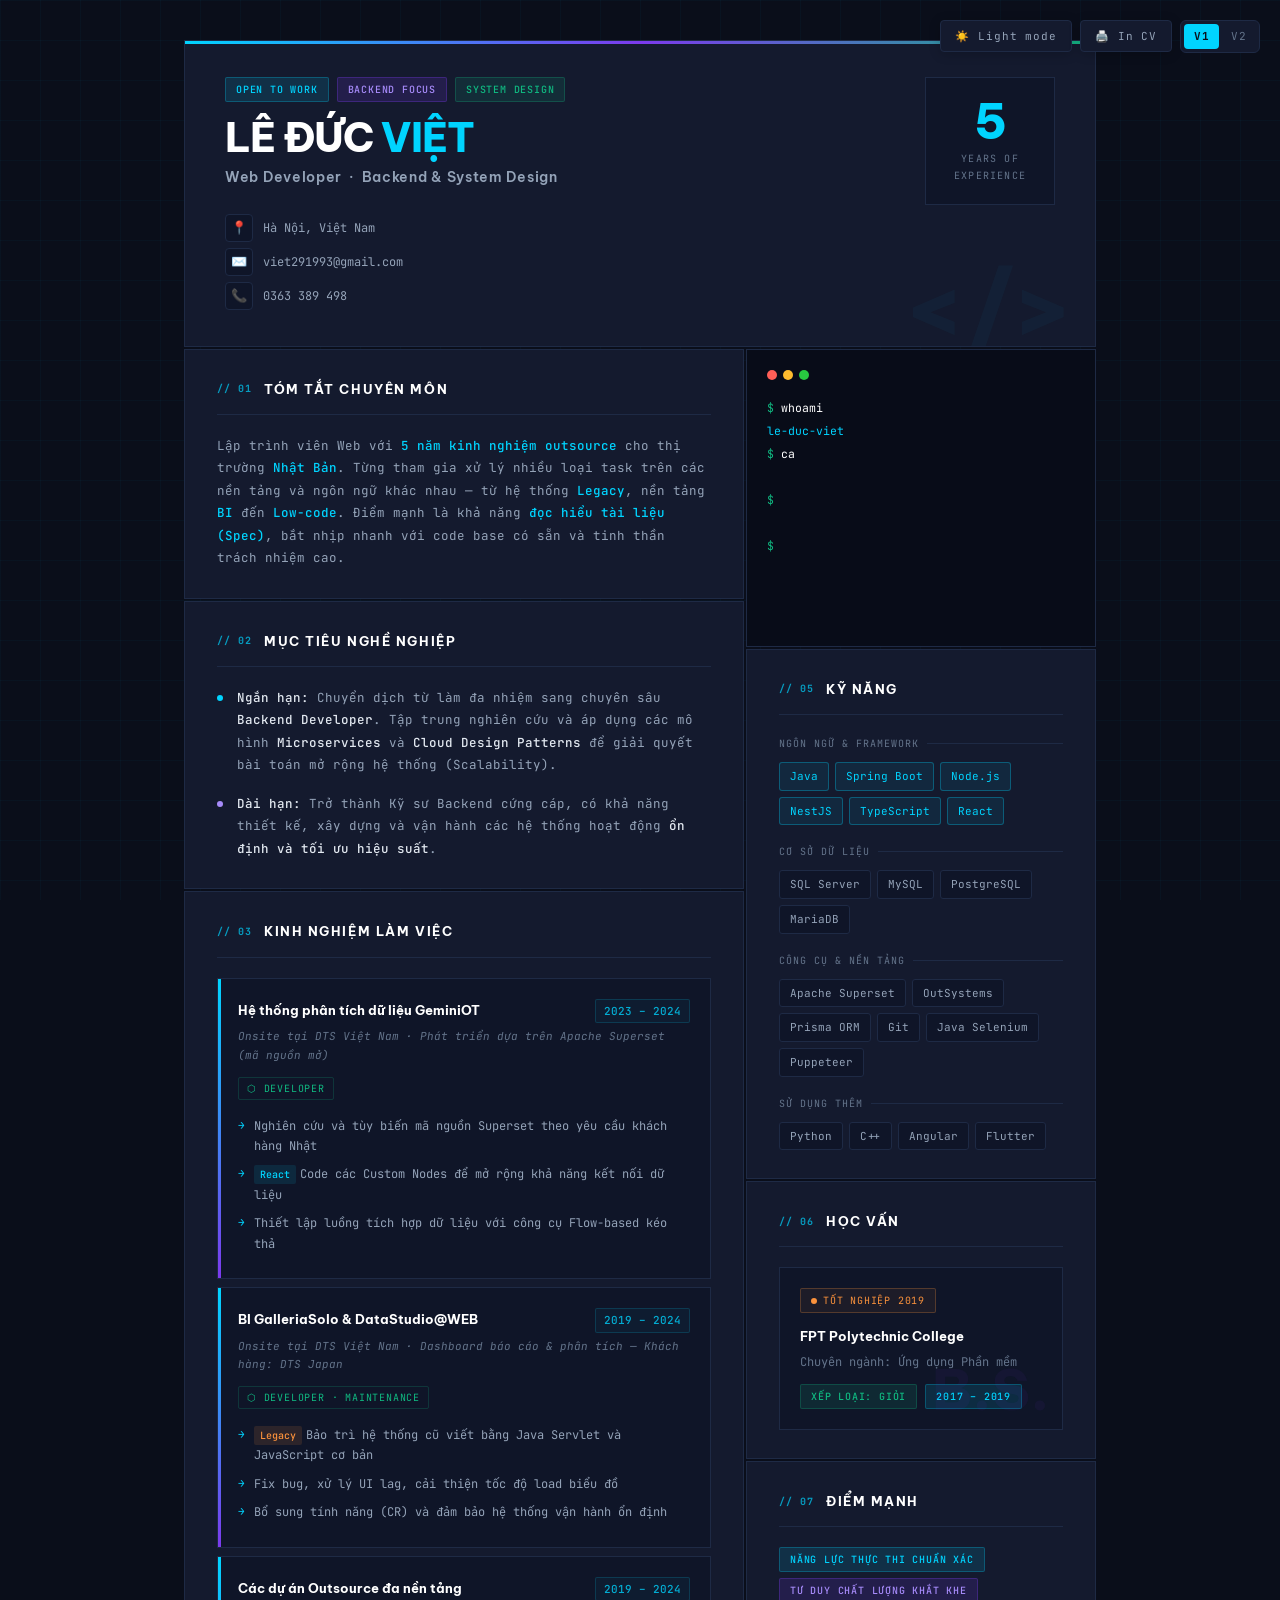
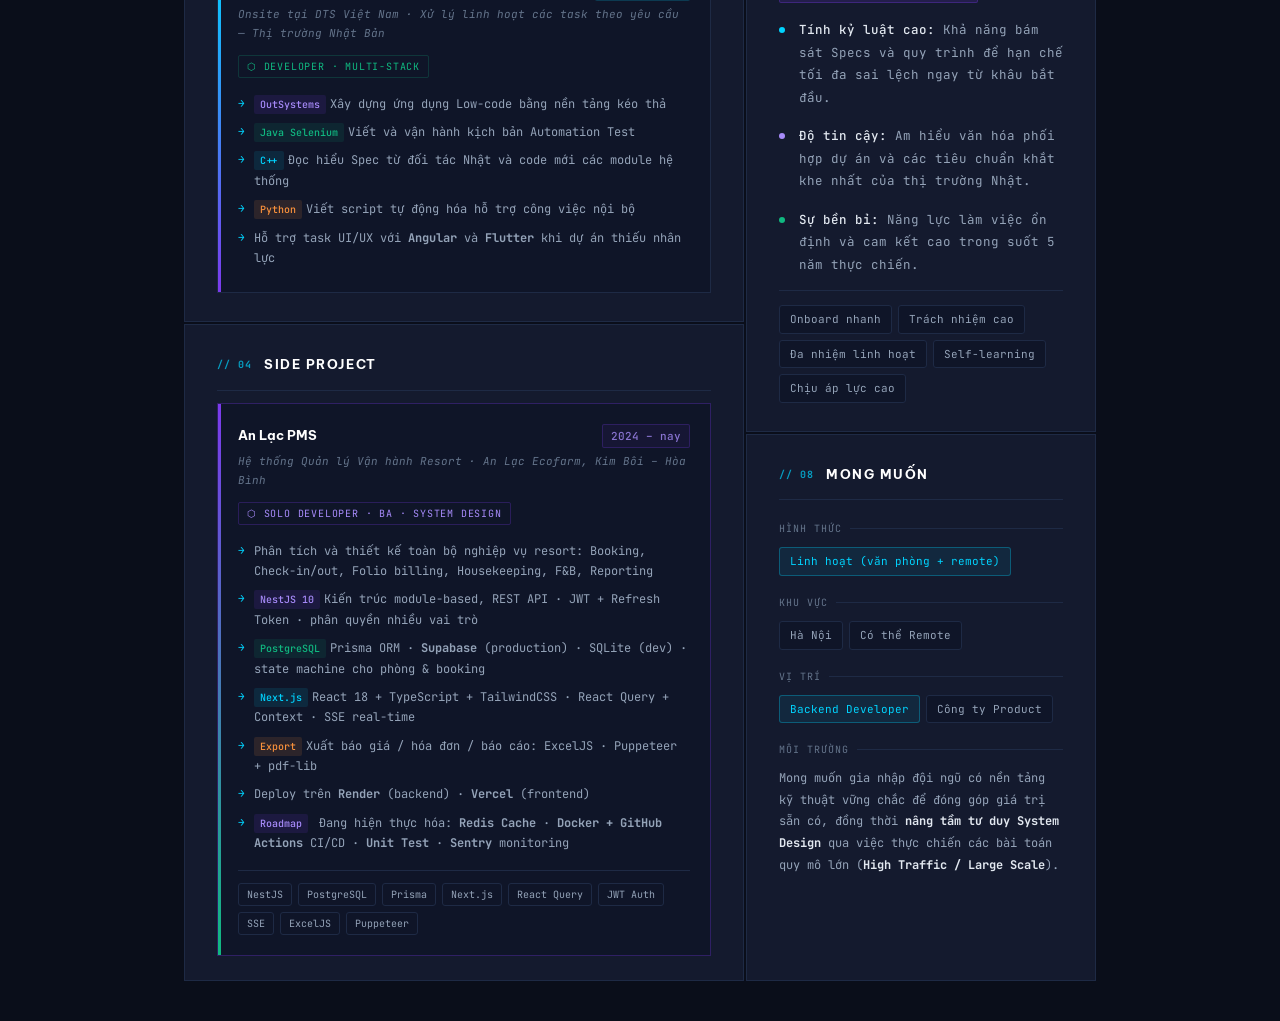
<file: v1.html>
<!DOCTYPE html>
<html lang="vi">
<head>
<meta charset="UTF-8">
<meta name="viewport" content="width=device-width, initial-scale=1.0">
<title>Lê Đức Việt – Web Developer CV</title>
<link href="https://fonts.googleapis.com/css2?family=JetBrains+Mono:wght@300;400;500;700&family=Be+Vietnam+Pro:wght@400;600;700;800&display=swap" rel="stylesheet">
<style>
  :root {
    --bg: #0a0e1a;
    --surface: #0f1528;
    --card: #141a2e;
    --border: #1e2a45;
    --accent: #00d4ff;
    --accent2: #7c3aed;
    --accent3: #10b981;
    --text: #e2e8f0;
    --muted: #64748b;
    --dim: #94a3b8;
    --mono: 'JetBrains Mono', monospace;
    --sans: 'Be Vietnam Pro', sans-serif;
  }

  * { box-sizing: border-box; margin: 0; padding: 0; }

  body {
    background: var(--bg);
    color: var(--text);
    font-family: var(--mono);
    font-size: 13px;
    line-height: 1.7;
    min-height: 100vh;
  }

  body::before {
    content: '';
    position: fixed;
    inset: 0;
    background-image:
      linear-gradient(rgba(0,212,255,0.03) 1px, transparent 1px),
      linear-gradient(90deg, rgba(0,212,255,0.03) 1px, transparent 1px);
    background-size: 40px 40px;
    pointer-events: none;
    z-index: 0;
  }

  .wrapper {
    position: relative;
    z-index: 1;
    max-width: 960px;
    margin: 0 auto;
    padding: 40px 24px;
  }

  .header {
    display: grid;
    grid-template-columns: 1fr auto;
    gap: 32px;
    align-items: start;
    border: 1px solid var(--border);
    background: var(--card);
    padding: 36px 40px;
    margin-bottom: 2px;
    position: relative;
    overflow: hidden;
    animation: fadeSlideIn 0.6s ease both;
  }

  .header::before {
    content: '';
    position: absolute;
    top: 0; left: 0; right: 0;
    height: 3px;
    background: linear-gradient(90deg, var(--accent), var(--accent2), var(--accent3));
  }

  .header::after {
    content: '</>';
    position: absolute;
    bottom: -12px; right: 24px;
    font-size: 96px;
    font-weight: 800;
    color: rgba(0,212,255,0.04);
    font-family: var(--sans);
    line-height: 1;
    pointer-events: none;
  }

  .badge-row {
    display: flex;
    gap: 8px;
    margin-bottom: 16px;
    flex-wrap: wrap;
  }

  .badge {
    font-size: 10px;
    font-weight: 500;
    padding: 3px 10px;
    border-radius: 2px;
    letter-spacing: 0.08em;
    text-transform: uppercase;
  }

  .badge-primary { background: rgba(0,212,255,0.12); color: var(--accent); border: 1px solid rgba(0,212,255,0.25); }
  .badge-purple { background: rgba(124,58,237,0.15); color: #a78bfa; border: 1px solid rgba(124,58,237,0.3); }
  .badge-green { background: rgba(16,185,129,0.12); color: var(--accent3); border: 1px solid rgba(16,185,129,0.25); }

  .name {
    font-family: var(--sans);
    font-size: 40px;
    font-weight: 800;
    letter-spacing: -0.02em;
    line-height: 1;
    color: #fff;
    margin-bottom: 8px;
  }

  .name span { color: var(--accent); }

  .title-line {
    font-family: var(--sans);
    font-size: 14px;
    font-weight: 600;
    color: var(--dim);
    letter-spacing: 0.05em;
    margin-bottom: 24px;
  }

  .contact-grid {
    display: flex;
    flex-direction: column;
    gap: 6px;
  }

  .contact-item {
    display: flex;
    align-items: center;
    gap: 10px;
    font-size: 12px;
    color: var(--dim);
  }

  .contact-item .icon {
    width: 28px; height: 28px;
    border: 1px solid var(--border);
    border-radius: 4px;
    display: flex; align-items: center; justify-content: center;
    font-size: 13px;
    flex-shrink: 0;
    background: var(--surface);
  }

  .contact-item a { color: var(--dim); text-decoration: none; }
  .contact-item a:hover { color: var(--accent); }

  .exp-block {
    display: flex;
    flex-direction: column;
    align-items: center;
    justify-content: center;
    border: 1px solid var(--border);
    padding: 20px 28px;
    background: var(--surface);
    text-align: center;
    gap: 4px;
  }

  .exp-num {
    font-family: var(--sans);
    font-size: 48px;
    font-weight: 800;
    line-height: 1;
    color: var(--accent);
  }

  .exp-label {
    font-size: 10px;
    color: var(--muted);
    letter-spacing: 0.12em;
    text-transform: uppercase;
  }

  .main {
    display: grid;
    grid-template-columns: 1.6fr 1fr;
    gap: 2px;
    align-items: stretch;
  }

  .col-left, .col-right { display: flex; flex-direction: column; gap: 2px; }

  .col-right { height: 100%; }
  .col-right .section:last-child { flex: 1; }

  .section {
    background: var(--card);
    border: 1px solid var(--border);
    padding: 28px 32px;
  }

  .section-header {
    display: flex;
    align-items: center;
    gap: 12px;
    margin-bottom: 20px;
    padding-bottom: 14px;
    border-bottom: 1px solid var(--border);
  }

  .section-num {
    font-size: 10px;
    color: var(--accent);
    font-weight: 700;
    letter-spacing: 0.1em;
    opacity: 0.7;
  }

  .section-title {
    font-family: var(--sans);
    font-size: 13px;
    font-weight: 700;
    letter-spacing: 0.12em;
    text-transform: uppercase;
    color: #fff;
  }

  .summary-text {
    color: var(--dim);
    line-height: 1.8;
    font-size: 12.5px;
  }

  .summary-text strong { color: var(--accent); font-weight: 500; }

  .goal-item {
    display: flex;
    gap: 14px;
    margin-bottom: 16px;
  }

  .goal-item:last-child { margin-bottom: 0; }

  .goal-dot {
    width: 6px; height: 6px;
    border-radius: 50%;
    background: var(--accent);
    margin-top: 8px;
    flex-shrink: 0;
  }

  .goal-dot.purple { background: #a78bfa; }

  .goal-text { font-size: 12.5px; color: var(--dim); line-height: 1.8; }
  .goal-text strong { color: var(--text); font-weight: 500; }

  .exp-item {
    padding: 20px;
    border: 1px solid var(--border);
    background: var(--surface);
    margin-bottom: 8px;
    position: relative;
    overflow: hidden;
    transition: border-color 0.2s;
  }

  .exp-item:hover { border-color: rgba(0,212,255,0.3); }

  .exp-item::before {
    content: '';
    position: absolute;
    left: 0; top: 0; bottom: 0;
    width: 3px;
    background: linear-gradient(180deg, var(--accent), var(--accent2));
  }

  .exp-item:last-child { margin-bottom: 0; }

  .exp-header-row {
    display: flex;
    justify-content: space-between;
    align-items: flex-start;
    gap: 8px;
    margin-bottom: 4px;
  }

  .exp-period {
    font-size: 11px;
    color: var(--accent);
    font-weight: 500;
    white-space: nowrap;
    opacity: 0.8;
    font-family: var(--mono);
    border: 1px solid rgba(0,212,255,0.2);
    padding: 2px 8px;
    border-radius: 2px;
    background: rgba(0,212,255,0.05);
    flex-shrink: 0;
  }

  .exp-title {
    font-family: var(--sans);
    font-size: 13px;
    font-weight: 700;
    color: #fff;
  }

  .exp-sub {
    font-size: 11px;
    color: var(--muted);
    margin-bottom: 12px;
    font-style: italic;
  }

  .exp-role {
    display: inline-flex;
    align-items: center;
    gap: 6px;
    font-size: 10px;
    color: var(--accent3);
    border: 1px solid rgba(16,185,129,0.2);
    padding: 2px 8px;
    border-radius: 2px;
    margin-bottom: 12px;
    letter-spacing: 0.08em;
    text-transform: uppercase;
  }

  .exp-tasks { list-style: none; }

  .exp-tasks li {
    font-size: 12px;
    color: var(--dim);
    padding: 4px 0;
    padding-left: 16px;
    position: relative;
    line-height: 1.7;
  }

  .exp-tasks li::before {
    content: '→';
    position: absolute;
    left: 0;
    color: var(--accent);
    font-size: 11px;
  }

  .task-tag {
    display: inline-block;
    font-size: 10px;
    padding: 1px 6px;
    border-radius: 2px;
    margin-right: 4px;
    font-weight: 500;
  }

  .tag-blue { background: rgba(0,212,255,0.1); color: var(--accent); }
  .tag-purple { background: rgba(124,58,237,0.12); color: #a78bfa; }
  .tag-green { background: rgba(16,185,129,0.1); color: var(--accent3); }
  .tag-orange { background: rgba(251,146,60,0.12); color: #fb923c; }

  .skill-group { margin-bottom: 18px; }
  .skill-group:last-child { margin-bottom: 0; }

  .skill-group-label {
    font-size: 10px;
    color: var(--muted);
    letter-spacing: 0.1em;
    text-transform: uppercase;
    margin-bottom: 10px;
    display: flex;
    align-items: center;
    gap: 8px;
  }

  .skill-group-label::after {
    content: '';
    flex: 1;
    height: 1px;
    background: var(--border);
  }

  .skill-tags { display: flex; flex-wrap: wrap; gap: 6px; }

  .skill-tag {
    font-size: 11px;
    padding: 4px 10px;
    border: 1px solid var(--border);
    color: var(--dim);
    border-radius: 3px;
    background: var(--surface);
    transition: all 0.15s;
    cursor: default;
  }

  .skill-tag:hover {
    border-color: var(--accent);
    color: var(--accent);
    background: rgba(0,212,255,0.06);
  }

  .skill-tag.primary {
    border-color: rgba(0,212,255,0.3);
    color: var(--accent);
    background: rgba(0,212,255,0.08);
  }

  .edu-block {
    border: 1px solid var(--border);
    background: var(--surface);
    padding: 20px;
    position: relative;
    overflow: hidden;
  }

  .edu-block::after {
    content: 'B.S.';
    position: absolute;
    bottom: -8px; right: 12px;
    font-family: var(--sans);
    font-size: 56px;
    font-weight: 800;
    color: rgba(124,58,237,0.06);
  }

  .edu-school {
    font-family: var(--sans);
    font-size: 13px;
    font-weight: 700;
    color: #fff;
    margin-bottom: 4px;
  }

  .edu-field {
    font-size: 12px;
    color: var(--muted);
    margin-bottom: 12px;
  }

  .edu-meta {
    display: flex;
    gap: 8px;
    flex-wrap: wrap;
  }

  .stat-row {
    display: grid;
    grid-template-columns: 1fr 1fr;
    gap: 2px;
  }

  .stat-block {
    background: var(--surface);
    border: 1px solid var(--border);
    padding: 16px;
    text-align: center;
  }

  .stat-value {
    font-family: var(--sans);
    font-size: 22px;
    font-weight: 800;
    color: var(--accent);
    display: block;
  }

  .stat-label {
    font-size: 10px;
    color: var(--muted);
    letter-spacing: 0.08em;
    text-transform: uppercase;
  }

  .terminal {
    background: #080c18;
    border: 1px solid var(--border);
    padding: 20px;
    font-size: 11.5px;
  }

  .terminal-bar {
    display: flex;
    gap: 6px;
    margin-bottom: 16px;
    align-items: center;
  }

  .t-dot { width: 10px; height: 10px; border-radius: 50%; }
  .t-red { background: #ff5f57; }
  .t-yellow { background: #febc2e; }
  .t-green { background: #28c840; }

  .terminal-line { color: var(--muted); line-height: 2; }
  .terminal-line .prompt { color: var(--accent3); }
  .terminal-line .cmd { color: #fff; }
  .terminal-line .val { color: var(--accent); }
  .terminal-line .comment { color: #475569; }

  .market-tag {
    display: inline-flex;
    align-items: center;
    gap: 6px;
    font-size: 10px;
    padding: 3px 10px;
    border: 1px solid rgba(251,146,60,0.25);
    color: #fb923c;
    background: rgba(251,146,60,0.06);
    border-radius: 2px;
    letter-spacing: 0.08em;
    text-transform: uppercase;
    margin-bottom: 12px;
  }

  .dot-anim {
    width: 6px; height: 6px; border-radius: 50%;
    background: #fb923c;
    animation: pulse 1.5s infinite;
  }

  @keyframes fadeSlideIn {
    from { opacity: 0; transform: translateY(20px); }
    to { opacity: 1; transform: translateY(0); }
  }

  @keyframes pulse {
    0%, 100% { opacity: 1; transform: scale(1); }
    50% { opacity: 0.4; transform: scale(0.8); }
  }

  @keyframes scanLine {
    0% { transform: translateY(-100%); opacity: 0.6; }
    100% { transform: translateY(400%); opacity: 0; }
  }

  .header {
    animation: fadeSlideIn 0.7s ease both;
  }

  .header::after { pointer-events: none; }
  .header-scan {
    position: absolute;
    left: 0; right: 0;
    height: 2px;
    background: linear-gradient(90deg, transparent, rgba(0,212,255,0.4), transparent);
    top: 0;
    animation: scanLine 2.5s ease-out 0.8s both;
    pointer-events: none;
    z-index: 2;
  }

  .section > *, .terminal > * {
    opacity: 0;
    transform: translateY(10px);
    transition: opacity 0.5s ease, transform 0.5s ease;
  }
  .section.in-view > *, .terminal.in-view > * {
    opacity: 1;
    transform: translateY(0);
  }
  .section.in-view > *:nth-child(1), .terminal.in-view > *:nth-child(1) { transition-delay: 0.05s; }
  .section.in-view > *:nth-child(2), .terminal.in-view > *:nth-child(2) { transition-delay: 0.15s; }
  .section.in-view > *:nth-child(3), .terminal.in-view > *:nth-child(3) { transition-delay: 0.25s; }
  .section.in-view > *:nth-child(4), .terminal.in-view > *:nth-child(4) { transition-delay: 0.35s; }
  .section.in-view > *:nth-child(5), .terminal.in-view > *:nth-child(5) { transition-delay: 0.45s; }
  .section.in-view > *:nth-child(6), .terminal.in-view > *:nth-child(6) { transition-delay: 0.52s; }

  @media (max-width: 700px) {
    .main { grid-template-columns: 1fr; }
    .header { grid-template-columns: 1fr; }
    .name { font-size: 28px; }
    .exp-num { font-size: 36px; }
  }

  body.light {
    --bg: #f0f4f8;
    --surface: #e8edf2;
    --card: #ffffff;
    --border: #cbd5e1;
    --accent: #0284c7;
    --accent2: #7c3aed;
    --accent3: #059669;
    --text: #0f172a;
    --muted: #94a3b8;
    --dim: #475569;
  }

  body.light::before {
    background-image:
      linear-gradient(rgba(2,132,199,0.04) 1px, transparent 1px),
      linear-gradient(90deg, rgba(2,132,199,0.04) 1px, transparent 1px);
  }

  body.light .terminal {
    background: #1e293b;
    border-color: #94a3b8;
  }

  body.light .terminal .terminal-line { color: #cbd5e1; }
  body.light .terminal .prompt { color: #34d399; }
  body.light .terminal .cmd { color: #f1f5f9; }
  body.light .terminal .val { color: #7dd3fc; }
  body.light .terminal .comment { color: #64748b; }

  body.light .name { color: #0f172a; }
  body.light .name span { color: var(--accent); }
  body.light .exp-num { color: var(--accent); }
  body.light .section-title { color: #0f172a; }
  body.light .edu-school { color: #0f172a; }
  body.light .exp-title { color: #0f172a; }
  body.light .skill-tag.primary { background: rgba(2,132,199,0.1); color: var(--accent); border-color: rgba(2,132,199,0.3); }
  body.light .badge-primary { background: rgba(2,132,199,0.1); color: var(--accent); border-color: rgba(2,132,199,0.3); }
  body.light .contact-item a { color: var(--dim); }
  body.light .exp-item { background: #f8fafc; }
  body.light .edu-block { background: #f8fafc; }

  .theme-toggle {
    z-index: 100;
    background: var(--card);
    border: 1px solid var(--border);
    color: var(--dim);
    padding: 8px 14px;
    font-family: var(--mono);
    font-size: 11px;
    letter-spacing: 0.08em;
    cursor: pointer;
    border-radius: 4px;
    display: flex;
    align-items: center;
    gap: 8px;
    transition: all 0.2s;
    box-shadow: 0 2px 12px rgba(0,0,0,0.2);
  }

  .theme-toggle:hover {
    border-color: var(--accent);
    color: var(--accent);
  }

  @media print {
    .theme-toggle, div[style*="position:fixed"] { display: none !important; }
    * { animation: none !important; transition: none !important; }

    /* ── FIX 1: Reset CSS variables về màu sáng khi in ── */
    /* Dark mode dùng --text: #e2e8f0 (gần trắng) → vô hình trên giấy trắng */
    :root {
      --bg: #fff !important;
      --surface: #f8fafc !important;
      --card: #fff !important;
      --border: #cbd5e1 !important;
      --accent: #0284c7 !important;
      --accent2: #7c3aed !important;
      --accent3: #059669 !important;
      --text: #0f172a !important;
      --muted: #94a3b8 !important;
      --dim: #475569 !important;
    }

    /* ── FIX 2: Đảm bảo tất cả nội dung hiển thị khi in ── */
    /* Khi in, IntersectionObserver chưa chạy nên các section không có class
       in-view, khiến các phần tử con vẫn giữ opacity:0 từ scroll animation */
    .section > *, .terminal > * {
      opacity: 1 !important;
      transform: none !important;
      transition: none !important;
    }

    html, body {
      background: #fff !important;
      color: #000 !important;
      -webkit-print-color-adjust: exact;
      print-color-adjust: exact;
      height: auto !important;
    }
    body::before { display: none !important; }

    .wrapper {
      padding: 0 !important;
      max-width: 100% !important;
      zoom: 0.80;
    }

    .header {
      padding: 18px 24px !important;
      margin-bottom: 3px !important;
      background: #fff !important;
      border: 1px solid #ddd !important;
      color: #000 !important;
      box-shadow: none !important;
      overflow: hidden !important;
      break-inside: avoid;
      page-break-inside: avoid;
    }

    .main {
      display: block !important;
      width: 100% !important;
    }

    .main::after {
      content: '' !important;
      display: table !important;
      clear: both !important;
    }

    .col-left {
      float: left !important;
      width: 61% !important;
      display: block !important;
      padding-right: 3px !important;
      box-sizing: border-box !important;
    }

    .col-right {
      float: right !important;
      width: 39% !important;
      display: block !important;
      padding-left: 0 !important;
      box-sizing: border-box !important;
      height: auto !important;
    }

    .col-right .section:last-child { flex: unset !important; }

    .section {
      display: block !important;
      padding: 12px 16px !important;
      margin-bottom: 3px !important;
      background: #fff !important;
      border: 1px solid #ddd !important;
      color: #000 !important;
      box-shadow: none !important;
    }

    .exp-item, .edu-block, .exp-block, .stat-block {
      background: #fff !important;
      border: 1px solid #ddd !important;
      color: #000 !important;
      box-shadow: none !important;
      break-inside: avoid;
      page-break-inside: avoid;
      padding: 10px 14px !important;
    }

    .terminal {
      display: block !important;
      background: #f1f5f9 !important;
      border: 1px solid #cbd5e1 !important;
      box-shadow: none !important;
      padding: 12px 14px !important;
      margin-bottom: 3px !important;
      break-inside: avoid;
      page-break-inside: avoid;
    }

    .section-header { margin-bottom: 10px !important; padding-bottom: 8px !important; }

    .skill-tag, .badge { background: #f8fafc !important; border: 1px solid #ccc !important; color: #111 !important; }
    .task-tag { background: #f1f5f9 !important; border: 1px solid #ccc !important; color: #333 !important; }

    .contact-item { color: #000 !important; }
    .contact-item a { color: #000 !important; text-decoration: none !important; }
    .contact-item .icon { background: #fff !important; border: 1px solid #ddd !important; color: #000 !important; }

    .name, .name span, .exp-num, .section-num { color: #0284c7 !important; }
    .section-title { color: #000 !important; border-bottom: 2px solid #eee !important; }
    .exp-title { color: #000 !important; }
    .edu-school { color: #000 !important; }

    .terminal-line { color: #475569 !important; }
    .terminal-line .cmd { color: #000 !important; font-weight: bold; }
    .terminal-line .val { color: #0284c7 !important; }
    .terminal-line .prompt { color: #059669 !important; }
    .terminal-line .comment { color: #94a3b8 !important; }

    .exp-item::before { background: #0284c7 !important; }
    .exp-tasks li { color: #444 !important; }
    .exp-tasks li strong { color: #111 !important; }
    .summary-text, .goal-text { color: #444 !important; }
    .goal-text strong { color: #111 !important; }
    .summary-text strong { color: #0284c7 !important; }
    .exp-sub, .edu-field { color: #666 !important; }

    /* Fix: section-num bị opacity:0.7 → mờ khi in */
    .section-num { opacity: 1 !important; color: #0284c7 !important; }

    /* Fix: skill-group-label và exp-label dùng --muted = #94a3b8 → xám nhạt */
    .skill-group-label { color: #555 !important; }
    .exp-label { color: #555 !important; }

    /* Fix: inline color:#a78bfa (tím nhạt) trên nền trắng → không đọc được */
    .exp-period { color: #0284c7 !important; background: rgba(2,132,199,0.06) !important; border-color: rgba(2,132,199,0.25) !important; }
    .exp-role { color: #059669 !important; border-color: rgba(5,150,105,0.25) !important; }

    /* Fix: .market-tag màu cam #fb923c nhạt trên nền trắng */
    .market-tag { color: #b45309 !important; border-color: rgba(180,83,9,0.4) !important; }

    /* Fix: terminal text dùng --muted = #94a3b8 khi in trên nền sáng */
    .terminal-line { color: #334155 !important; }

    @page { margin: 0.8cm; size: A4 portrait; }
  }
</style>
</head>
<body>

<div style="position:fixed;top:20px;right:20px;z-index:100;display:flex;gap:8px;align-items:center;">
  <button class="theme-toggle" onclick="toggleTheme()">
    <span id="themeIcon">☀️</span>
    <span id="themeLabel">Light mode</span>
  </button>
  <button class="theme-toggle" onclick="window.print()">
    🖨️ <span>In CV</span>
  </button>
  <div style="display:flex;gap:2px;padding:3px;background:var(--card);border:1px solid var(--border);border-radius:6px;font-family:var(--mono);font-size:11px;">
    <span style="padding:3px 10px;background:var(--accent);color:var(--bg);border-radius:4px;font-weight:700;letter-spacing:.04em;">V1</span>
    <a href="index.html" style="padding:3px 10px;color:var(--muted);text-decoration:none;border-radius:4px;letter-spacing:.04em;" onmouseover="this.style.color='var(--accent)'" onmouseout="this.style.color='var(--muted)'">V2</a>
  </div>
</div>

<script>
  function toggleTheme() {
    const body = document.body;
    const isLight = body.classList.toggle('light');
    document.getElementById('themeIcon').textContent = isLight ? '🌙' : '☀️';
    document.getElementById('themeLabel').textContent = isLight ? 'Dark mode' : 'Light mode';
    localStorage.setItem('theme', isLight ? 'light' : 'dark');
  }
  if (localStorage.getItem('theme') === 'light') {
    document.body.classList.add('light');
    document.getElementById('themeIcon').textContent = '🌙';
    document.getElementById('themeLabel').textContent = 'Dark mode';
  }

  document.addEventListener('DOMContentLoaded', () => {
    const observeEls = document.querySelectorAll('.section, .terminal');

    const observer = new IntersectionObserver((entries) => {
      entries.forEach(entry => {
        if (entry.isIntersecting) {
          entry.target.classList.add('in-view');
          observer.unobserve(entry.target);
        }
      });
    }, { threshold: 0.1, rootMargin: '0px 0px -30px 0px' });

    observeEls.forEach(el => observer.observe(el));

    const counterEl = document.getElementById('expCounter');
    const target = 5;
    let current = 0;
    const duration = 1200;
    const stepTime = duration / target;
    counterEl.style.animation = 'none';
    counterEl.style.opacity = '0';
    counterEl.style.transform = 'scale(0.5)';

    setTimeout(() => {
      counterEl.style.transition = 'opacity 0.3s, transform 0.3s';
      counterEl.style.opacity = '1';
      counterEl.style.transform = 'scale(1.1)';
      const interval = setInterval(() => {
        current++;
        counterEl.textContent = current;
        if (current >= target) {
          clearInterval(interval);
          counterEl.style.transform = 'scale(1)';
        }
      }, stepTime);
    }, 600);

    const lines = [
      { type: 'prompt', text: '$ ', next: { type: 'cmd', text: 'whoami' } },
      { type: 'val',    text: 'le-duc-viet' },
      { type: 'prompt', text: '$ ', next: { type: 'cmd', text: 'cat skills.json' } },
      { type: 'comment',text: '# focus: backend' },
      { type: 'prompt', text: '$ ', next: { type: 'cmd', text: 'ping japan-market' } },
      { type: 'val',    text: 'PONG · 5yr · 0 packet loss' },
      { type: 'prompt', text: '$ ', next: { type: 'cmd', text: 'git log --oneline' } },
      { type: 'val',    text: 'a1b2c3 fix: ui lag superset' },
      { type: 'val',    text: 'd4e5f6 feat: custom nodes' },
      { type: 'val',    text: 'g7h8i9 chore: automation test' },
    ];

    const output = document.getElementById('terminalOutput');
    const CHAR_SPEED = 38;
    const LINE_PAUSE = 160;

    function buildLineEl(lineData) {
      const div = document.createElement('div');
      div.className = 'terminal-line';
      if (lineData.next) {
        const p = document.createElement('span');
        p.className = 'prompt';
        p.textContent = lineData.text;
        div.appendChild(p);
        const c = document.createElement('span');
        c.className = lineData.next.type;
        div.appendChild(c);
        return { div, typingSpan: c, fullText: lineData.next.text };
      } else {
        const s = document.createElement('span');
        s.className = lineData.type;
        div.appendChild(s);
        return { div, typingSpan: s, fullText: lineData.text };
      }
    }

    const lineEls = lines.map(lineData => {
      const built = buildLineEl(lineData);
      built.typingSpan.textContent = '\u00a0';
      output.appendChild(built.div);
      return { typingSpan: built.typingSpan, fullText: built.fullText };
    });

    // Ghi nhớ tất cả timeout để có thể hủy khi cần
    const activeTimers = [];

    let lineIdx = 0;
    function typeLine() {
      if (lineIdx >= lineEls.length) return;
      const { typingSpan, fullText } = lineEls[lineIdx];
      typingSpan.textContent = '';
      let charIdx = 0;
      function typeChar() {
        if (charIdx < fullText.length) {
          typingSpan.textContent += fullText[charIdx];
          charIdx++;
          activeTimers.push(setTimeout(typeChar, CHAR_SPEED));
        } else {
          lineIdx++;
          activeTimers.push(setTimeout(typeLine, LINE_PAUSE));
        }
      }
      typeChar();
    }

    activeTimers.push(setTimeout(typeLine, 900));

    // Hàm flush: điền đầy đủ nội dung ngay lập tức, không chờ animation
    function flushAll() {
      // Hủy tất cả animation đang chạy
      activeTimers.forEach(id => clearTimeout(id));
      activeTimers.length = 0;

      // Điền đầy đủ text vào tất cả dòng terminal
      lineEls.forEach(({ typingSpan, fullText }) => {
        typingSpan.textContent = fullText;
      });

      // Hiện ngay số năm kinh nghiệm = 5
      counterEl.style.transition = 'none';
      counterEl.style.opacity = '1';
      counterEl.style.transform = 'scale(1)';
      counterEl.textContent = target;

      // Reveal tất cả section (scroll animation)
      document.querySelectorAll('.section, .terminal').forEach(el => {
        el.classList.add('in-view');
      });
    }

    // Trigger trước khi dialog in mở — đảm bảo nội dung đầy đủ trong PDF
    window.addEventListener('beforeprint', flushAll);
  });
</script>

<div class="wrapper">

  <!-- HEADER -->
  <div class="header">
    <div class="header-scan"></div>
    <div>
      <div class="badge-row">
        <span class="badge badge-primary">Open to Work</span>
        <span class="badge badge-purple">Backend Focus</span>
        <span class="badge badge-green">System Design</span>
      </div>
      <div class="name">LÊ ĐỨC <span>VIỆT</span></div>
      <div class="title-line">Web Developer &nbsp;·&nbsp; Backend & System Design</div>
      <div class="contact-grid">
        <div class="contact-item"><div class="icon">📍</div>Hà Nội, Việt Nam</div>
        <div class="contact-item">
          <div class="icon">✉️</div>
          <a href="#" onclick="this.href='mailto:' + 'viet291993' + '@' + 'gmail.com';">
            viet291993@gmail.com
          </a>
        </div>
        <div class="contact-item"><div class="icon">📞</div><a href="tel:0363389498">0363 389 498</a></div>
      </div>
    </div>
    <div class="exp-block">
      <div class="exp-num" id="expCounter">0</div>
      <div class="exp-label">Years of<br>Experience</div>
    </div>
  </div>

  <div class="main">

    <!-- LEFT COLUMN -->
    <div class="col-left">

      <div class="section">
        <div class="section-header">
          <span class="section-num">// 01</span>
          <span class="section-title">Tóm Tắt Chuyên Môn</span>
        </div>
        <p class="summary-text">
          Lập trình viên Web với <strong>5 năm kinh nghiệm outsource</strong> cho thị trường <strong>Nhật Bản</strong>.
          Từng tham gia xử lý nhiều loại task trên các nền tảng và ngôn ngữ khác nhau —
          từ hệ thống <strong>Legacy</strong>, nền tảng <strong>BI</strong> đến <strong>Low-code</strong>.
          Điểm mạnh là khả năng <strong>đọc hiểu tài liệu (Spec)</strong>, bắt nhịp nhanh với code base có sẵn
          và tinh thần trách nhiệm cao.
        </p>
      </div>

      <div class="section">
        <div class="section-header">
          <span class="section-num">// 02</span>
          <span class="section-title">Mục Tiêu Nghề Nghiệp</span>
        </div>
        <div class="goal-item">
          <div class="goal-dot"></div>
          <div class="goal-text">
            <strong>Ngắn hạn:</strong> Chuyển dịch từ làm đa nhiệm sang chuyên sâu <strong>Backend Developer</strong>. Tập trung nghiên cứu và áp dụng các mô hình <strong>Microservices</strong> và <strong>Cloud Design Patterns</strong> để giải quyết bài toán mở rộng hệ thống (Scalability).
          </div>
        </div>
        <div class="goal-item">
          <div class="goal-dot purple"></div>
          <div class="goal-text">
            <strong>Dài hạn:</strong> Trở thành Kỹ sư Backend cứng cáp, có khả năng thiết kế, xây dựng và
            vận hành các hệ thống hoạt động <strong>ổn định và tối ưu hiệu suất</strong>.
          </div>
        </div>
      </div>

      <div class="section">
        <div class="section-header">
          <span class="section-num">// 03</span>
          <span class="section-title">Kinh Nghiệm Làm Việc</span>
        </div>

        <div class="exp-item">
          <div class="exp-header-row">
            <div class="exp-title">Hệ thống phân tích dữ liệu GeminiOT</div>
            <div class="exp-period">2023 – 2024</div>
          </div>
          <div class="exp-sub">Onsite tại DTS Việt Nam · Phát triển dựa trên Apache Superset (mã nguồn mở)</div>
          <div class="exp-role">⬡ Developer</div>
          <ul class="exp-tasks">
            <li>Nghiên cứu và tùy biến mã nguồn Superset theo yêu cầu khách hàng Nhật</li>
            <li><span class="task-tag tag-blue">React</span>Code các Custom Nodes để mở rộng khả năng kết nối dữ liệu</li>
            <li>Thiết lập luồng tích hợp dữ liệu với công cụ Flow-based kéo thả</li>
          </ul>
        </div>

        <div class="exp-item">
          <div class="exp-header-row">
            <div class="exp-title">BI GalleriaSolo & DataStudio@WEB</div>
            <div class="exp-period">2019 – 2024</div>
          </div>
          <div class="exp-sub">Onsite tại DTS Việt Nam · Dashboard báo cáo & phân tích — Khách hàng: DTS Japan</div>
          <div class="exp-role">⬡ Developer · Maintenance</div>
          <ul class="exp-tasks">
            <li><span class="task-tag tag-orange">Legacy</span>Bảo trì hệ thống cũ viết bằng Java Servlet và JavaScript cơ bản</li>
            <li>Fix bug, xử lý UI lag, cải thiện tốc độ load biểu đồ</li>
            <li>Bổ sung tính năng (CR) và đảm bảo hệ thống vận hành ổn định</li>
          </ul>
        </div>

        <div class="exp-item">
          <div class="exp-header-row">
            <div class="exp-title">Các dự án Outsource đa nền tảng</div>
            <div class="exp-period">2019 – 2024</div>
          </div>
          <div class="exp-sub">Onsite tại DTS Việt Nam · Xử lý linh hoạt các task theo yêu cầu — Thị trường Nhật Bản</div>
          <div class="exp-role">⬡ Developer · Multi-stack</div>
          <ul class="exp-tasks">
            <li><span class="task-tag tag-purple">OutSystems</span>Xây dựng ứng dụng Low-code bằng nền tảng kéo thả</li>
            <li><span class="task-tag tag-green">Java Selenium</span>Viết và vận hành kịch bản Automation Test</li>
            <li><span class="task-tag tag-blue">C++</span>Đọc hiểu Spec từ đối tác Nhật và code mới các module hệ thống</li>
            <li><span class="task-tag tag-orange">Python</span>Viết script tự động hóa hỗ trợ công việc nội bộ</li>
            <li>Hỗ trợ task UI/UX với <strong>Angular</strong> và <strong>Flutter</strong> khi dự án thiếu nhân lực</li>
          </ul>
        </div>
      </div>

      <div class="section" style="padding-bottom: 24px;">
        <div class="section-header" style="margin-bottom: 12px;">
          <span class="section-num">// 04</span>
          <span class="section-title">Side Project</span>
        </div>

        <div class="exp-item" style="border-color: rgba(124,58,237,0.3);">
          <div style="position:absolute;left:0;top:0;bottom:0;width:3px;background:linear-gradient(180deg,#7c3aed,#10b981);"></div>
          <div class="exp-header-row">
            <div class="exp-title">An Lạc PMS</div>
            <div class="exp-period" style="border-color:rgba(124,58,237,0.3);color:#a78bfa;background:rgba(124,58,237,0.08);">2024 – nay</div>
          </div>
          <div class="exp-sub">Hệ thống Quản lý Vận hành Resort · An Lạc Ecofarm, Kim Bôi – Hòa Bình</div>
          <div class="exp-role" style="color:#a78bfa;border-color:rgba(124,58,237,0.25);">⬡ Solo Developer · BA · System Design</div>
          <ul class="exp-tasks">
            <li>Phân tích và thiết kế toàn bộ nghiệp vụ resort: Booking, Check-in/out, Folio billing, Housekeeping, F&amp;B, Reporting</li>
            <li><span class="task-tag tag-purple">NestJS 10</span>Kiến trúc module-based, REST API · JWT + Refresh Token · phân quyền nhiều vai trò</li>
            <li><span class="task-tag tag-green">PostgreSQL</span>Prisma ORM · <strong>Supabase</strong> (production) · SQLite (dev) · state machine cho phòng &amp; booking</li>
            <li><span class="task-tag tag-blue">Next.js</span>React 18 + TypeScript + TailwindCSS · React Query + Context · SSE real-time</li>
            <li><span class="task-tag tag-orange">Export</span>Xuất báo giá / hóa đơn / báo cáo: ExcelJS · Puppeteer + pdf-lib</li>
            <li>Deploy trên <strong>Render</strong> (backend) · <strong>Vercel</strong> (frontend)</li>
            <li><span class="task-tag tag-purple">Roadmap</span> Đang hiện thực hóa: <strong>Redis Cache</strong> · <strong>Docker + GitHub Actions</strong> CI/CD · <strong>Unit Test</strong> · <strong>Sentry</strong> monitoring</li>
          </ul>
          <div style="display:flex;gap:6px;flex-wrap:wrap;margin-top:12px;padding-top:12px;border-top:1px solid var(--border);">
            <span class="skill-tag" style="font-size:10px;padding:2px 8px;">NestJS</span>
            <span class="skill-tag" style="font-size:10px;padding:2px 8px;">PostgreSQL</span>
            <span class="skill-tag" style="font-size:10px;padding:2px 8px;">Prisma</span>
            <span class="skill-tag" style="font-size:10px;padding:2px 8px;">Next.js</span>
            <span class="skill-tag" style="font-size:10px;padding:2px 8px;">React Query</span>
            <span class="skill-tag" style="font-size:10px;padding:2px 8px;">JWT Auth</span>
            <span class="skill-tag" style="font-size:10px;padding:2px 8px;">SSE</span>
            <span class="skill-tag" style="font-size:10px;padding:2px 8px;">ExcelJS</span>
            <span class="skill-tag" style="font-size:10px;padding:2px 8px;">Puppeteer</span>
          </div>
        </div>
      </div>

    </div>

    <!-- RIGHT COLUMN -->
    <div class="col-right">

      <div class="terminal" id="terminalBlock">
        <div class="terminal-bar">
          <div class="t-dot t-red"></div>
          <div class="t-dot t-yellow"></div>
          <div class="t-dot t-green"></div>
        </div>
        <div id="terminalOutput"></div>
      </div>

      <div class="section">
        <div class="section-header">
          <span class="section-num">// 05</span>
          <span class="section-title">Kỹ Năng</span>
        </div>

        <div class="skill-group">
          <div class="skill-group-label">Ngôn ngữ & Framework</div>
          <div class="skill-tags">
            <span class="skill-tag primary">Java</span>
            <span class="skill-tag primary">Spring Boot</span>
            <span class="skill-tag primary">Node.js</span>
            <span class="skill-tag primary">NestJS</span>
            <span class="skill-tag primary">TypeScript</span>
            <span class="skill-tag primary">React</span>
          </div>
        </div>

        <div class="skill-group">
          <div class="skill-group-label">Cơ sở dữ liệu</div>
          <div class="skill-tags">
            <span class="skill-tag">SQL Server</span>
            <span class="skill-tag">MySQL</span>
            <span class="skill-tag">PostgreSQL</span>
            <span class="skill-tag">MariaDB</span>
          </div>
        </div>

        <div class="skill-group">
          <div class="skill-group-label">Công cụ & Nền tảng</div>
          <div class="skill-tags">
            <span class="skill-tag">Apache Superset</span>
            <span class="skill-tag">OutSystems</span>
            <span class="skill-tag">Prisma ORM</span>
            <span class="skill-tag">Git</span>
            <span class="skill-tag">Java Selenium</span>
            <span class="skill-tag">Puppeteer</span>
          </div>
        </div>

        <div class="skill-group">
          <div class="skill-group-label">Sử dụng thêm</div>
          <div class="skill-tags">
            <span class="skill-tag">Python</span>
            <span class="skill-tag">C++</span>
            <span class="skill-tag">Angular</span>
            <span class="skill-tag">Flutter</span>
          </div>
        </div>
      </div>

      <div class="section">
        <div class="section-header">
          <span class="section-num">// 06</span>
          <span class="section-title">Học Vấn</span>
        </div>
        <div class="edu-block">
          <div class="market-tag"><div class="dot-anim"></div>Tốt nghiệp 2019</div>
          <div class="edu-school">FPT Polytechnic College</div>
          <div class="edu-field">Chuyên ngành: Ứng dụng Phần mềm</div>
          <div class="edu-meta">
            <span class="badge badge-green">Xếp loại: Giỏi</span>
            <span class="badge badge-primary">2017 – 2019</span>
          </div>
        </div>
      </div>

      <div class="section">
        <div class="section-header">
          <span class="section-num">// 07</span>
          <span class="section-title">Điểm Mạnh</span>
        </div>
        <div style="display:flex;gap:6px;flex-wrap:wrap;margin-bottom:16px;">
          <span class="badge badge-primary">Năng lực thực thi chuẩn xác</span>
          <span class="badge badge-purple">Tư duy chất lượng khắt khe</span>
        </div>
        <div class="goal-item">
          <div class="goal-dot"></div>
          <div class="goal-text"><strong>Tính kỷ luật cao:</strong> Khả năng bám sát Specs và quy trình để hạn chế tối đa sai lệch ngay từ khâu bắt đầu.</div>
        </div>
        <div class="goal-item">
          <div class="goal-dot purple"></div>
          <div class="goal-text"><strong>Độ tin cậy:</strong> Am hiểu văn hóa phối hợp dự án và các tiêu chuẩn khắt khe nhất của thị trường Nhật.</div>
        </div>
        <div class="goal-item" style="margin-bottom:0;">
          <div class="goal-dot" style="background:var(--accent3);"></div>
          <div class="goal-text"><strong>Sự bền bỉ:</strong> Năng lực làm việc ổn định và cam kết cao trong suốt 5 năm thực chiến.</div>
        </div>
        <div style="display:flex;gap:6px;flex-wrap:wrap;margin-top:14px;padding-top:14px;border-top:1px solid var(--border);">
          <span class="skill-tag">Onboard nhanh</span>
          <span class="skill-tag">Trách nhiệm cao</span>
          <span class="skill-tag">Đa nhiệm linh hoạt</span>
          <span class="skill-tag">Self-learning</span>
          <span class="skill-tag">Chịu áp lực cao</span>
        </div>
      </div>

      <div class="section">
        <div class="section-header">
          <span class="section-num">// 08</span>
          <span class="section-title">Mong Muốn</span>
        </div>

        <div class="skill-group">
          <div class="skill-group-label">Hình thức</div>
          <div class="skill-tags">
            <span class="skill-tag primary">Linh hoạt (văn phòng + remote)</span>
          </div>
        </div>

        <div class="skill-group">
          <div class="skill-group-label">Khu vực</div>
          <div class="skill-tags">
            <span class="skill-tag">Hà Nội</span>
            <span class="skill-tag">Có thể Remote</span>
          </div>
        </div>

        <div class="skill-group">
          <div class="skill-group-label">Vị trí</div>
          <div class="skill-tags">
            <span class="skill-tag primary">Backend Developer</span>
            <span class="skill-tag">Công ty Product</span>
          </div>
        </div>

        <div class="skill-group" style="margin-bottom:0;">
          <div class="skill-group-label">Môi trường</div>
          <div style="font-size:12px;color:var(--dim);line-height:1.8;">
            Mong muốn gia nhập đội ngũ có nền tảng kỹ thuật vững chắc để đóng góp giá trị sẵn có, đồng thời
            <strong style="color:var(--text);">nâng tầm tư duy System Design</strong>
            qua việc thực chiến các bài toán quy mô lớn (<strong style="color:var(--text);">High Traffic / Large Scale</strong>).
          </div>
        </div>
      </div>

    </div>
  </div>

</div>
</body>
</html>
</file>
